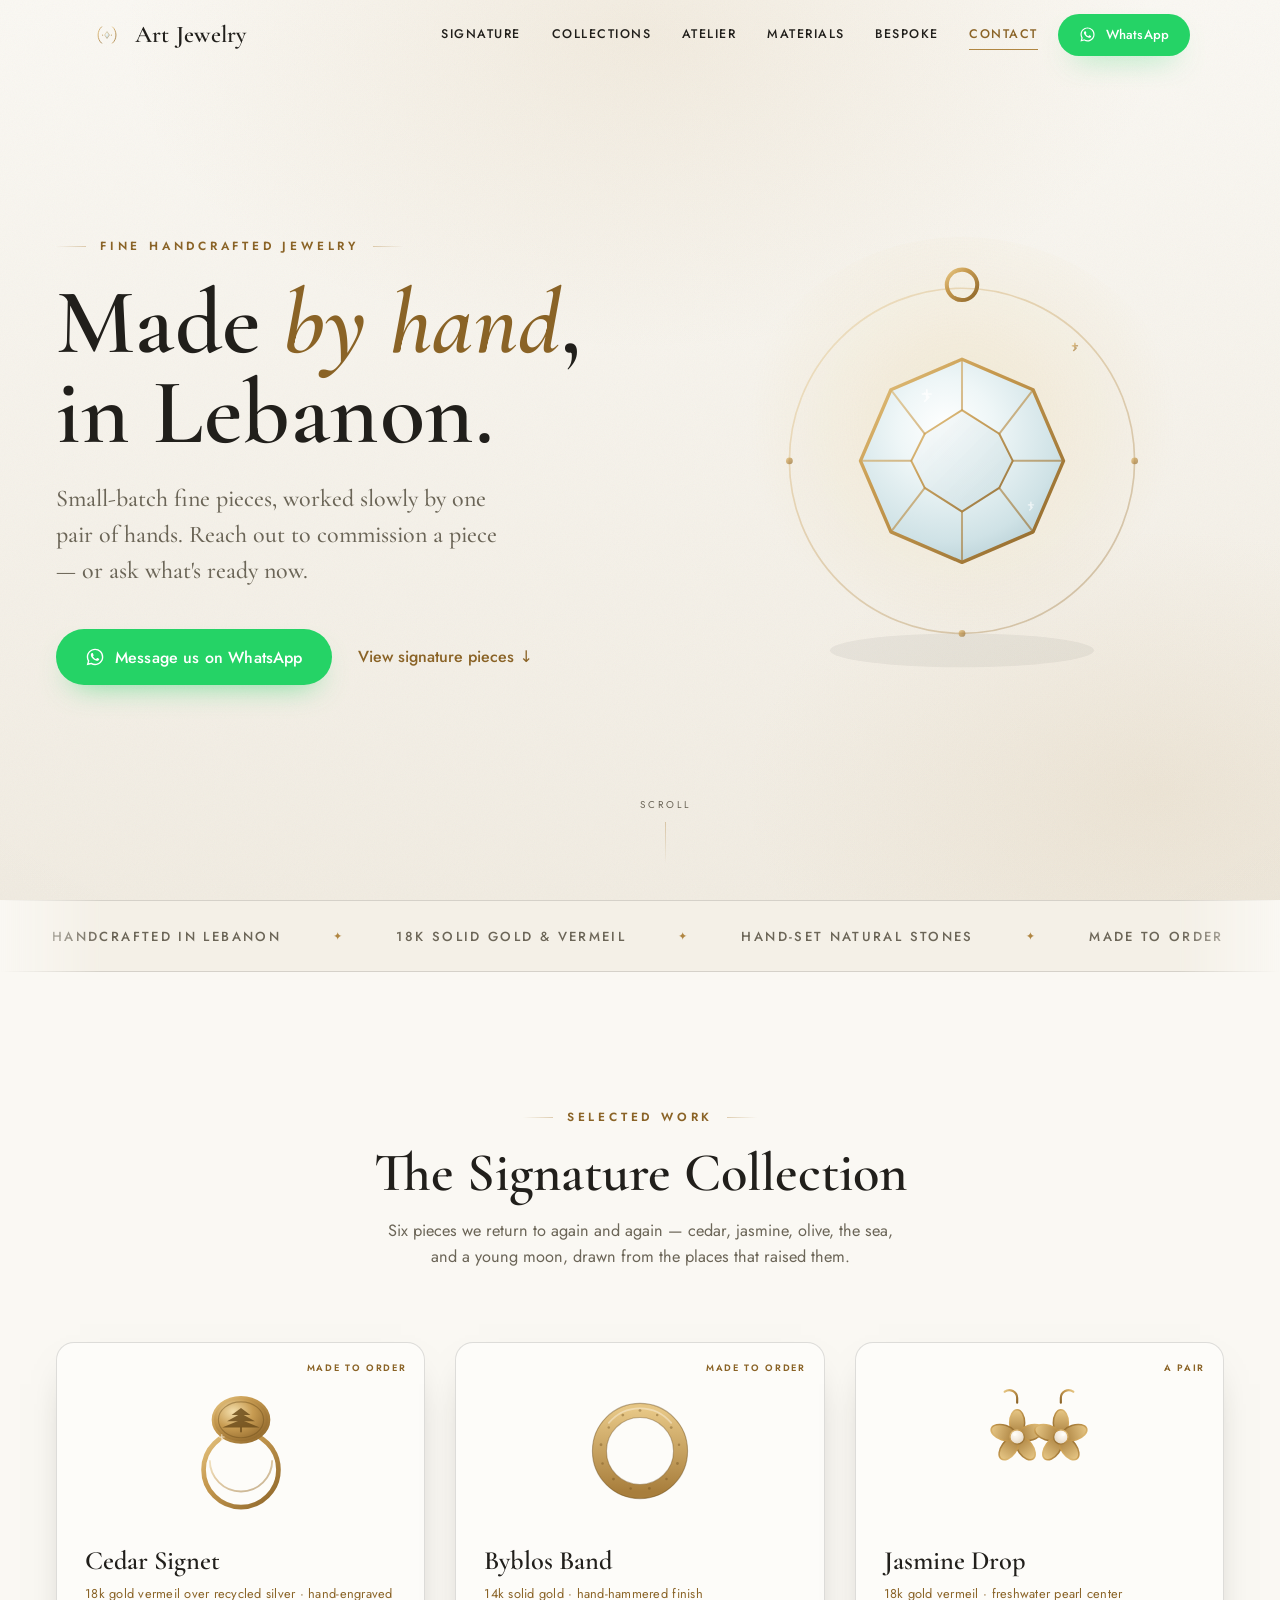
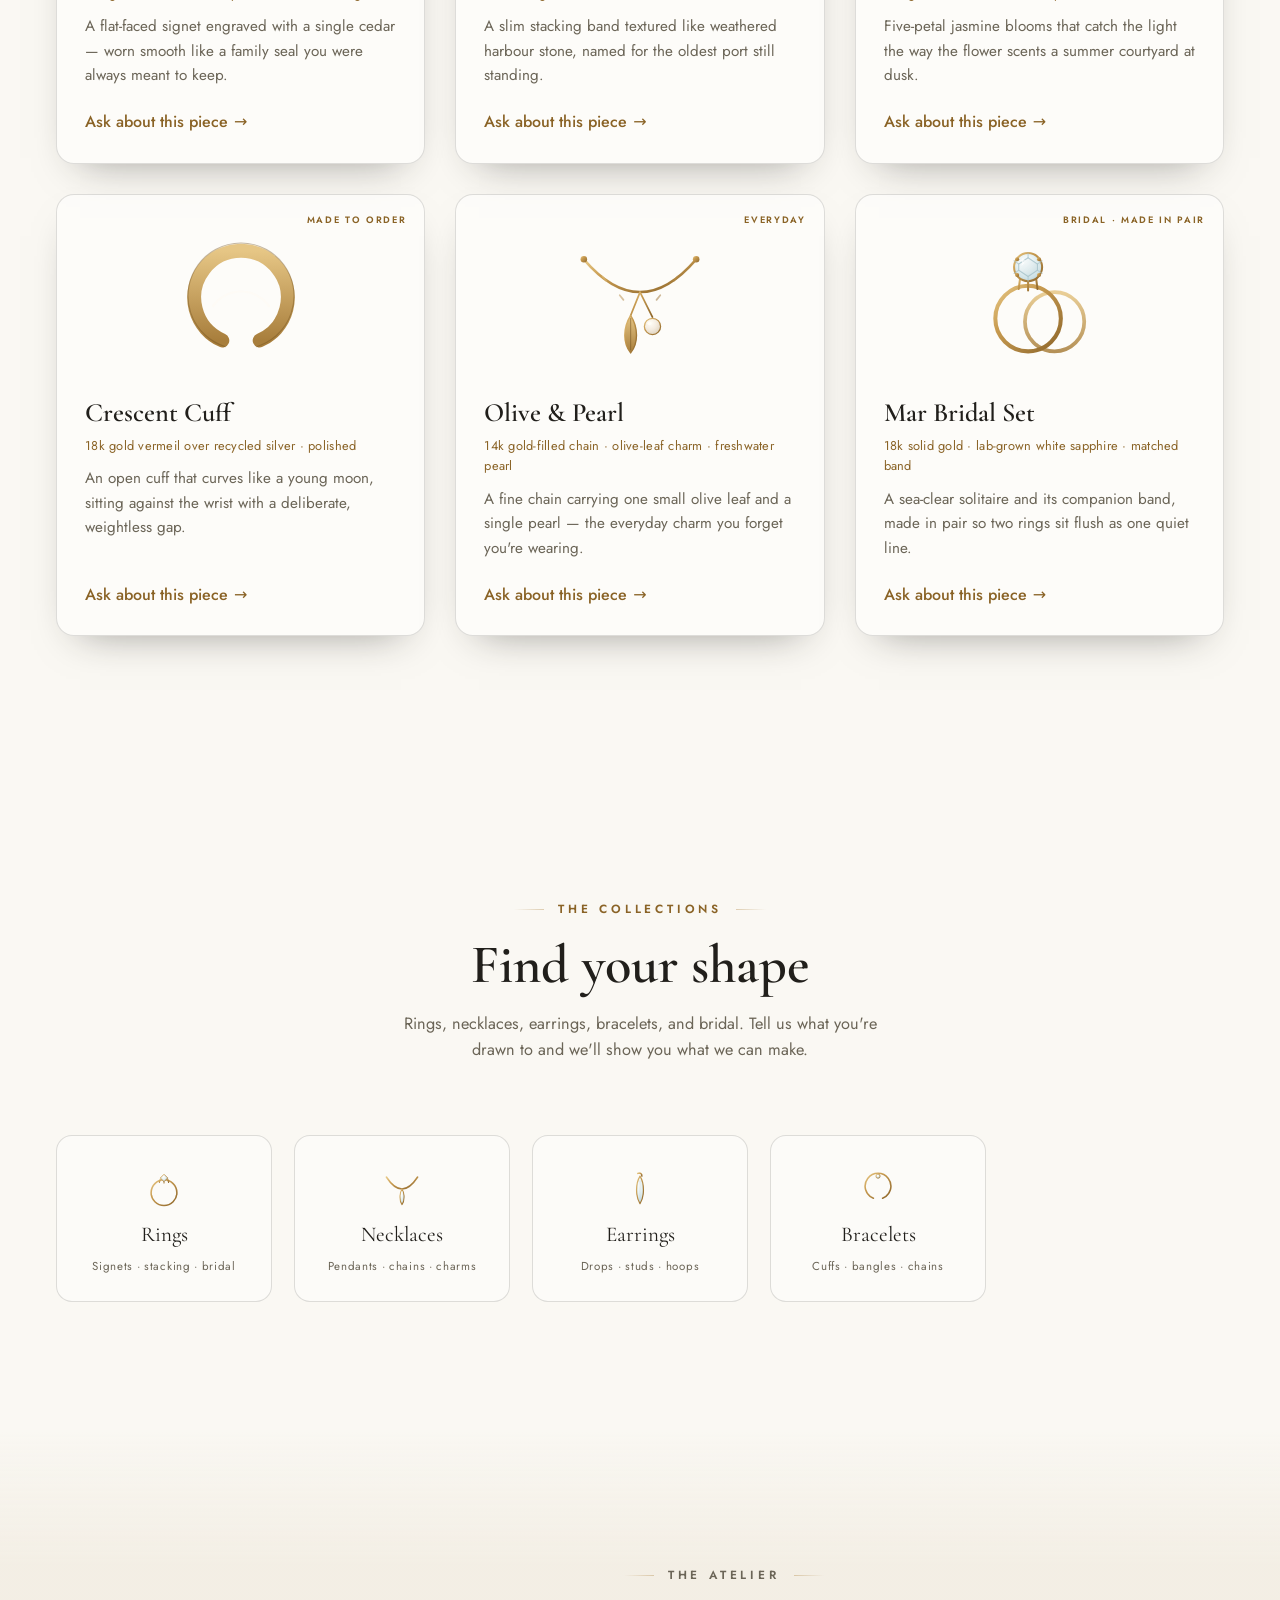
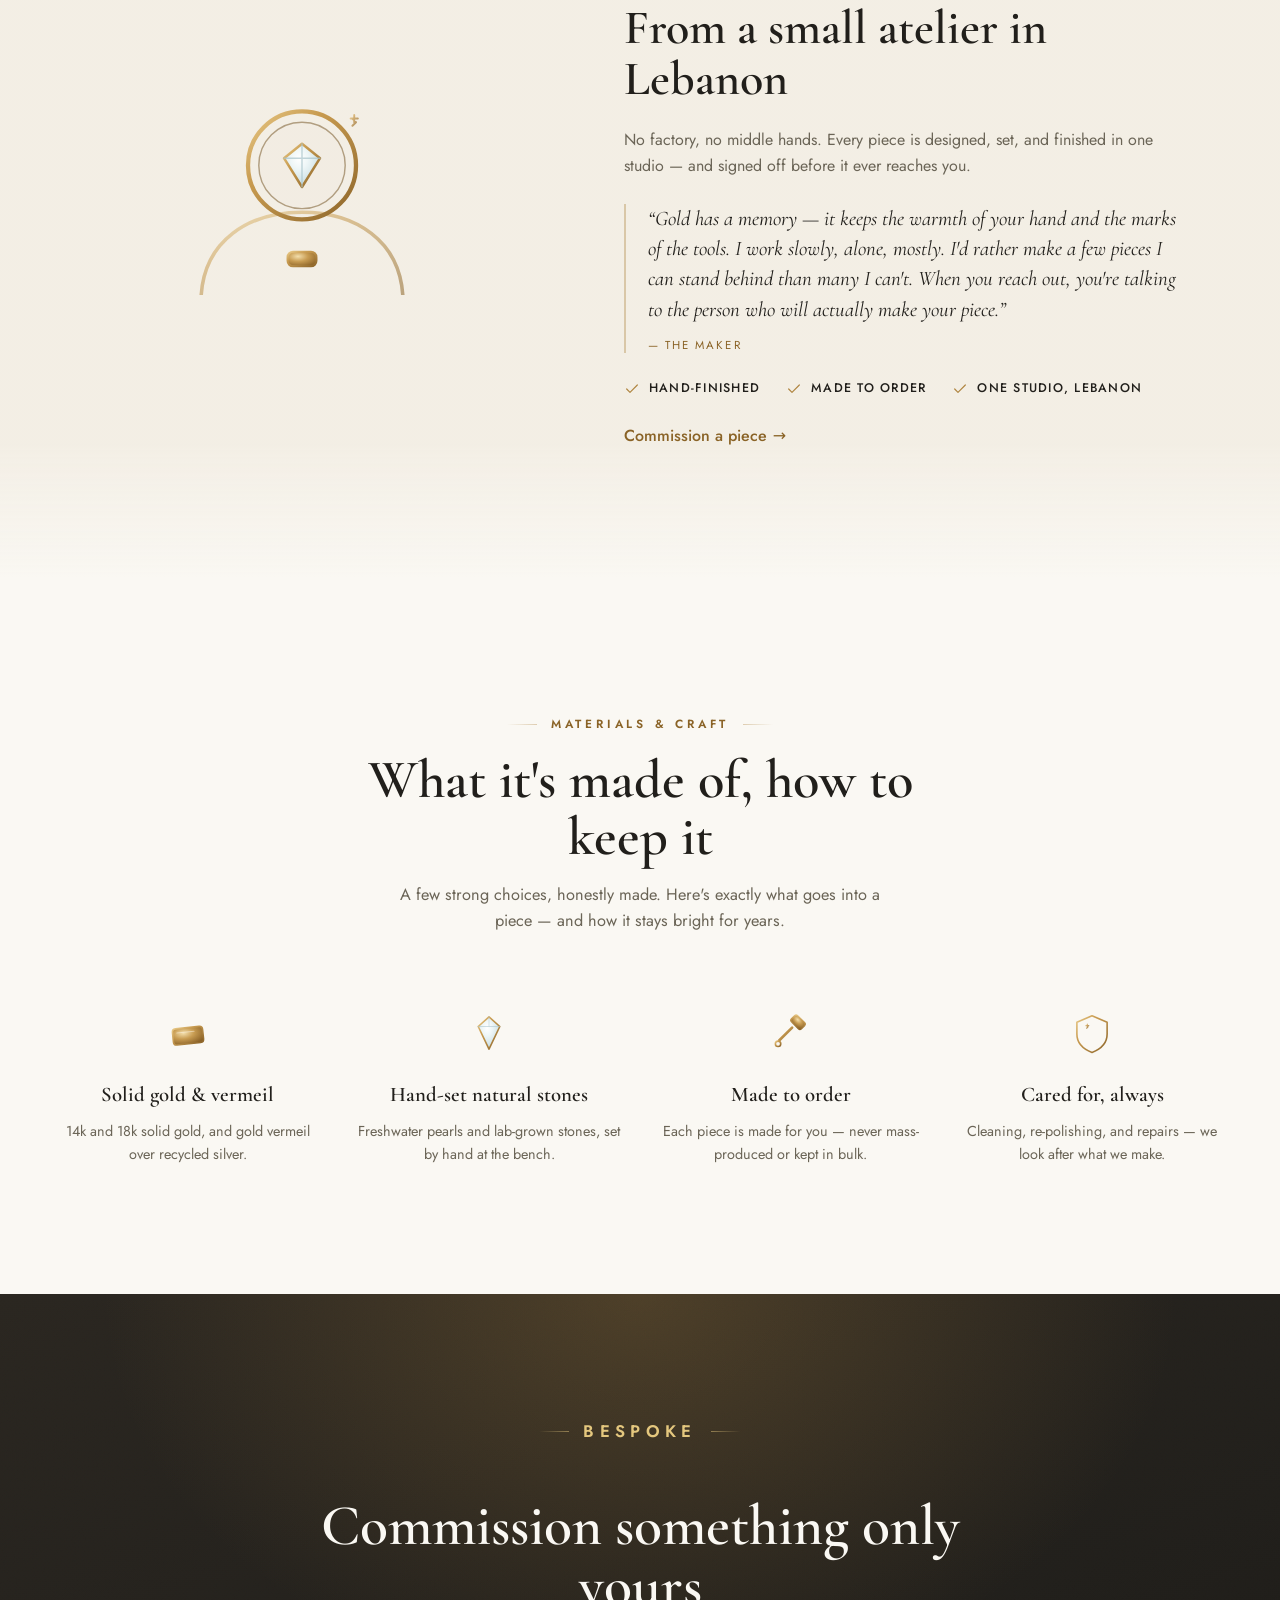
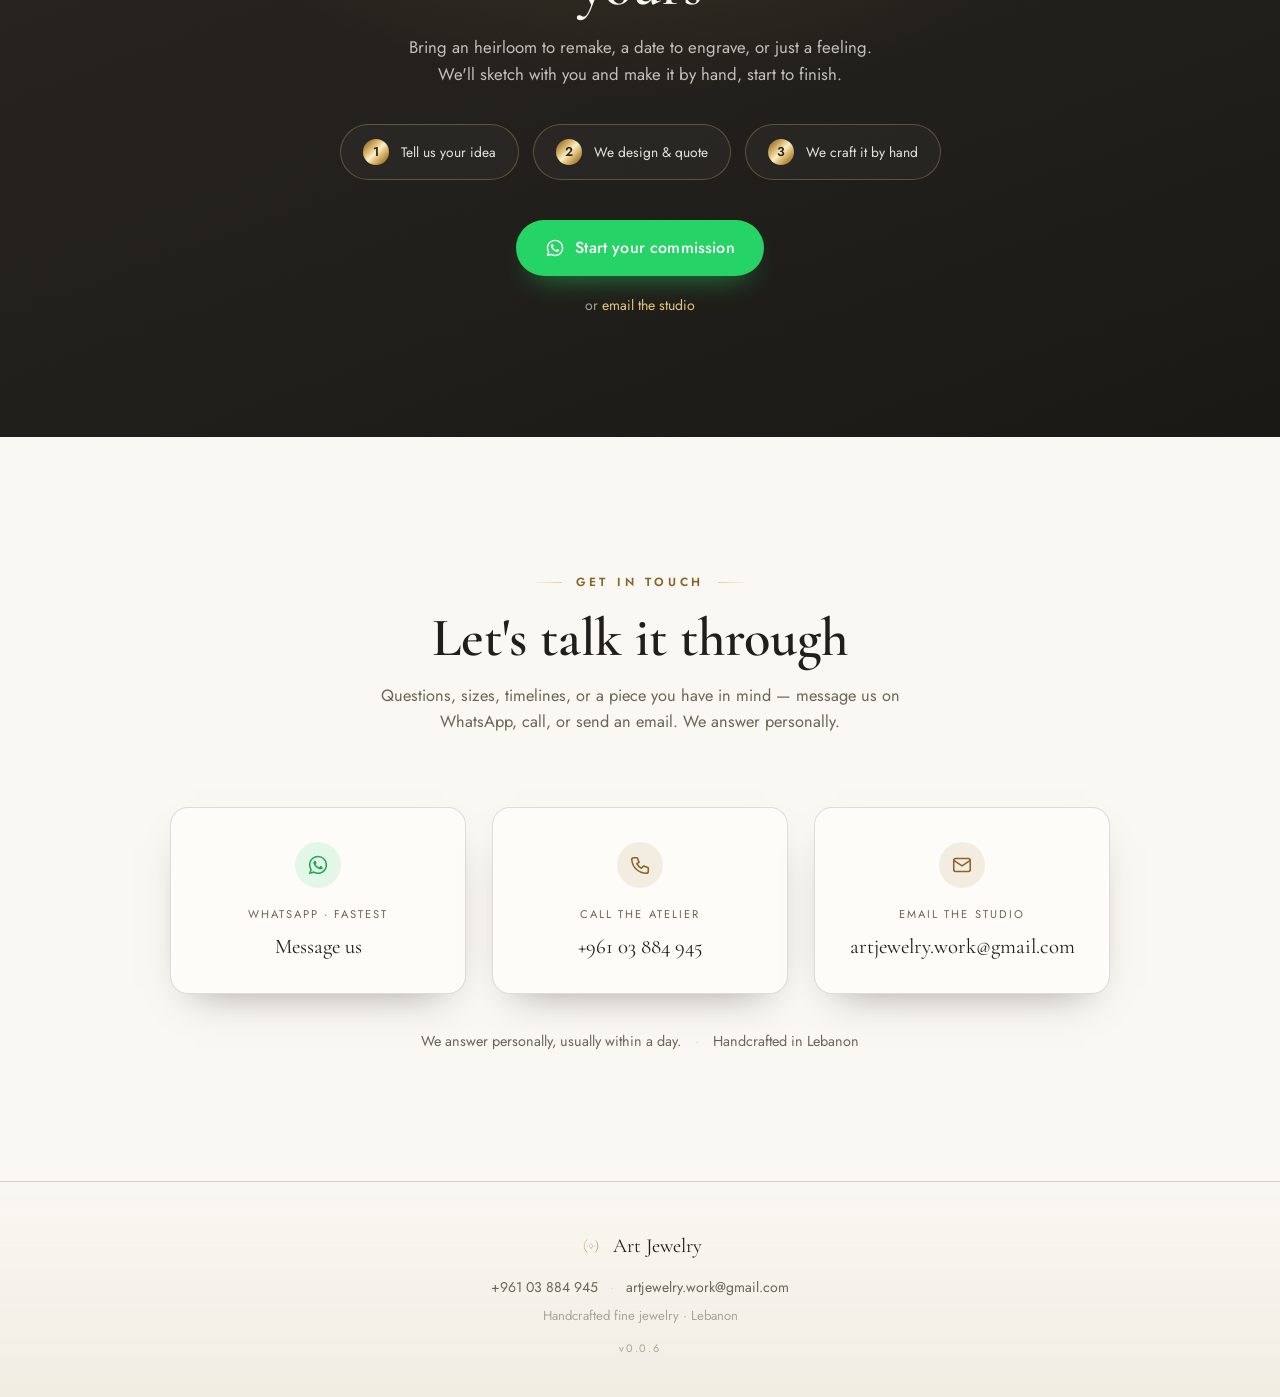
<file: index.html>
<!DOCTYPE html>
<html lang="en">
<head>
    <meta charset="UTF-8">
    <meta name="viewport" content="width=device-width, initial-scale=1.0">
    <title>Art Jewelry — Handcrafted Fine Jewelry, Made by Hand in Lebanon</title>
    <meta name="description" content="Art Jewelry is a small Lebanese atelier making fine, handcrafted pieces — rings, necklaces, earrings, bracelets, bridal and bespoke commissions. Made by hand, to order. Reach out on WhatsApp, phone, or email." />
    <meta name="theme-color" content="#faf8f3" />

    <meta property="og:type" content="website" />
    <meta property="og:title" content="Art Jewelry — Handcrafted Fine Jewelry" />
    <meta property="og:description" content="Small-batch fine jewelry, made by hand in Lebanon. Commission a piece or ask what's ready now." />
    <meta property="og:url" content="https://artjewelry.work/" />

    <link rel="icon" href="data:image/svg+xml,%3Csvg xmlns='http://www.w3.org/2000/svg' viewBox='0 0 64 64'%3E%3Crect width='64' height='64' fill='%23faf8f3'/%3E%3Cpath d='M32 12l10 12-10 28-10-28z' fill='%23b08642'/%3E%3Cpath d='M22 24h20l-10 10z' fill='%23cfa45f'/%3E%3C/svg%3E" />

    <link rel="preconnect" href="https://fonts.googleapis.com" />
    <link rel="preconnect" href="https://fonts.gstatic.com" crossorigin />
    <link href="https://fonts.googleapis.com/css2?family=Cormorant+Garamond:ital,wght@0,500;0,600;1,500;1,600&family=Jost:wght@400;500;600&display=swap" rel="stylesheet" />
    <link rel="stylesheet" href="style.css?v=4">
</head>
<body id="top">
    <div class="backdrop" aria-hidden="true"></div>
    <div class="grain" aria-hidden="true"></div>

    <!-- Shared SVG gradient definitions (referenced by every illustration) -->
    <svg class="svg-defs" aria-hidden="true" focusable="false" xmlns="http://www.w3.org/2000/svg">
        <defs>
            <linearGradient id="aj-gold" x1="0" y1="0" x2="1" y2="1">
                <stop offset="0" stop-color="#e8c987"/>
                <stop offset="0.35" stop-color="#c79a4f"/>
                <stop offset="0.62" stop-color="#b08642"/>
                <stop offset="1" stop-color="#8c6428"/>
            </linearGradient>
            <linearGradient id="aj-gold-soft" x1="0" y1="0" x2="0" y2="1">
                <stop offset="0" stop-color="#e6c685"/>
                <stop offset="1" stop-color="#a87e3c"/>
            </linearGradient>
            <radialGradient id="aj-gold-orb" cx="0.36" cy="0.32" r="0.78">
                <stop offset="0" stop-color="#f3deab"/>
                <stop offset="0.45" stop-color="#c89c52"/>
                <stop offset="1" stop-color="#8a6126"/>
            </radialGradient>
            <radialGradient id="aj-gem" cx="0.42" cy="0.34" r="0.8">
                <stop offset="0" stop-color="#ffffff"/>
                <stop offset="0.3" stop-color="#eef6f7"/>
                <stop offset="0.7" stop-color="#cfe2e6"/>
                <stop offset="1" stop-color="#a9c4cb"/>
            </radialGradient>
            <linearGradient id="aj-gem-facet" x1="0" y1="0" x2="1" y2="1">
                <stop offset="0" stop-color="#ffffff" stop-opacity="0.9"/>
                <stop offset="1" stop-color="#bcd4d9" stop-opacity="0.5"/>
            </linearGradient>
            <radialGradient id="aj-pearl" cx="0.38" cy="0.3" r="0.85">
                <stop offset="0" stop-color="#fffdf7"/>
                <stop offset="0.45" stop-color="#f4ece0"/>
                <stop offset="1" stop-color="#d9cbb4"/>
            </radialGradient>
        </defs>
    </svg>

    <!-- =================================================================
         Navigation
         ================================================================= -->
    <header class="site-nav" data-nav>
        <div class="nav-inner">
            <a class="nav-brand" href="#top" aria-label="Art Jewelry — home">
                <svg viewBox="0 0 100 100" aria-hidden="true" focusable="false">
                    <g fill="none" stroke="url(#aj-gold)" stroke-width="2.4" stroke-linecap="round">
                        <path d="M34 26 C20 38 20 62 34 74"/>
                        <path d="M66 26 C80 38 80 62 66 74"/>
                    </g>
                    <polygon points="50,40 57,50 50,60 43,50" fill="url(#aj-gem)" stroke="url(#aj-gold)" stroke-width="1.4" stroke-linejoin="round"/>
                    <path d="M50 41 V59" stroke="#a9c4cb" stroke-width="0.9" stroke-linecap="round" opacity="0.8"/>
                    <g fill="url(#aj-gold)"><circle cx="37" cy="50" r="1.7"/><circle cx="63" cy="50" r="1.7"/></g>
                </svg>
                <span class="wordmark">Art Jewelry</span>
            </a>

            <nav class="nav-links" id="nav-menu" aria-label="Primary">
                <a class="nav-link" href="#signature">Signature</a>
                <a class="nav-link" href="#collections">Collections</a>
                <a class="nav-link" href="#atelier">Atelier</a>
                <a class="nav-link" href="#materials">Materials</a>
                <a class="nav-link" href="#bespoke">Bespoke</a>
                <a class="nav-link" href="#contact">Contact</a>
            </nav>

            <a class="btn is-whatsapp nav-cta"
               href="https://wa.me/9613884945?text=Hi%20Art%20Jewelry%2C%20I%27d%20like%20to%20ask%20about%20a%20piece."
               target="_blank" rel="noopener">
                <svg viewBox="0 0 24 24" fill="currentColor" aria-hidden="true"><path d="M12.04 2c-5.46 0-9.91 4.45-9.91 9.91 0 1.75.46 3.45 1.32 4.95L2.05 22l5.25-1.38a9.9 9.9 0 0 0 4.74 1.21h.01c5.46 0 9.91-4.45 9.91-9.91 0-2.65-1.03-5.14-2.9-7.01A9.82 9.82 0 0 0 12.04 2zm0 18.13h-.01a8.2 8.2 0 0 1-4.18-1.15l-.3-.18-3.11.82.83-3.04-.2-.31a8.23 8.23 0 0 1-1.26-4.38c0-4.54 3.7-8.23 8.24-8.23 2.2 0 4.27.86 5.82 2.42a8.18 8.18 0 0 1 2.41 5.82c0 4.54-3.7 8.23-8.23 8.23zm4.52-6.16c-.25-.12-1.47-.72-1.69-.81-.23-.08-.39-.12-.56.13-.16.25-.64.81-.79.98-.14.16-.29.18-.54.06-.25-.12-1.05-.39-1.99-1.23-.74-.66-1.23-1.47-1.38-1.72-.14-.25-.02-.39.11-.51.11-.11.25-.29.37-.43.13-.15.17-.25.25-.41.08-.17.04-.31-.02-.43-.06-.12-.56-1.35-.77-1.85-.2-.48-.41-.42-.56-.42l-.48-.01c-.17 0-.43.06-.66.31-.23.25-.86.85-.86 2.07 0 1.22.89 2.4 1.01 2.56.12.17 1.75 2.67 4.23 3.74.59.26 1.05.41 1.41.52.59.19 1.13.16 1.56.1.48-.07 1.47-.6 1.68-1.18.21-.58.21-1.07.14-1.18-.06-.1-.22-.16-.47-.28z"/></svg>
                <span>WhatsApp</span>
            </a>

            <button class="nav-toggle" aria-expanded="false" aria-controls="nav-menu" aria-label="Open menu">
                <span></span><span></span>
            </button>
        </div>
    </header>

    <main>
        <!-- =============================================================
             Hero
             ============================================================= -->
        <section class="hero">
            <span class="nav-sentinel" aria-hidden="true"></span>
            <div class="hero-inner">
                <div class="hero-copy">
                    <p class="eyebrow">Fine Handcrafted Jewelry</p>
                    <h1>Made <span class="accent">by hand</span>,<br>in Lebanon.</h1>
                    <p class="lede">Small-batch fine pieces, worked slowly by one pair of hands. Reach out to commission a piece — or ask what's ready now.</p>
                    <div class="hero-cta">
                        <a class="btn is-whatsapp"
                           href="https://wa.me/9613884945?text=Hi%20Art%20Jewelry%2C%20I%27d%20like%20to%20ask%20about%20a%20piece."
                           target="_blank" rel="noopener">
                            <svg viewBox="0 0 24 24" fill="currentColor" aria-hidden="true"><path d="M12.04 2c-5.46 0-9.91 4.45-9.91 9.91 0 1.75.46 3.45 1.32 4.95L2.05 22l5.25-1.38a9.9 9.9 0 0 0 4.74 1.21h.01c5.46 0 9.91-4.45 9.91-9.91 0-2.65-1.03-5.14-2.9-7.01A9.82 9.82 0 0 0 12.04 2zm0 18.13h-.01a8.2 8.2 0 0 1-4.18-1.15l-.3-.18-3.11.82.83-3.04-.2-.31a8.23 8.23 0 0 1-1.26-4.38c0-4.54 3.7-8.23 8.24-8.23 2.2 0 4.27.86 5.82 2.42a8.18 8.18 0 0 1 2.41 5.82c0 4.54-3.7 8.23-8.23 8.23zm4.52-6.16c-.25-.12-1.47-.72-1.69-.81-.23-.08-.39-.12-.56.13-.16.25-.64.81-.79.98-.14.16-.29.18-.54.06-.25-.12-1.05-.39-1.99-1.23-.74-.66-1.23-1.47-1.38-1.72-.14-.25-.02-.39.11-.51.11-.11.25-.29.37-.43.13-.15.17-.25.25-.41.08-.17.04-.31-.02-.43-.06-.12-.56-1.35-.77-1.85-.2-.48-.41-.42-.56-.42l-.48-.01c-.17 0-.43.06-.66.31-.23.25-.86.85-.86 2.07 0 1.22.89 2.4 1.01 2.56.12.17 1.75 2.67 4.23 3.74.59.26 1.05.41 1.41.52.59.19 1.13.16 1.56.1.48-.07 1.47-.6 1.68-1.18.21-.58.21-1.07.14-1.18-.06-.1-.22-.16-.47-.28z"/></svg>
                            <span>Message us on WhatsApp</span>
                        </a>
                        <a class="text-link" href="#signature">View signature pieces <span class="arrow" aria-hidden="true">↓</span></a>
                    </div>
                </div>

                <div class="hero-art" aria-hidden="true">
                    <span class="halo"></span>
                    <svg viewBox="0 0 260 295" focusable="false">
                        <!-- soft reflection -->
                        <ellipse cx="130" cy="262" rx="78" ry="10" fill="#211f1b" opacity="0.05"/>
                        <!-- orbit ring + accents -->
                        <circle cx="130" cy="150" r="102" fill="none" stroke="url(#aj-gold)" stroke-width="1" opacity="0.34"/>
                        <g fill="url(#aj-gold)" opacity="0.7">
                            <circle cx="232" cy="150" r="2"/>
                            <circle cx="28" cy="150" r="2"/>
                            <circle cx="130" cy="252" r="2"/>
                        </g>
                        <!-- bail + connector -->
                        <circle cx="130" cy="46" r="9" fill="none" stroke="url(#aj-gold)" stroke-width="2.4"/>
                        <path d="M130 55 V90" stroke="url(#aj-gold)" stroke-width="2.4" stroke-linecap="round"/>
                        <!-- gem girdle -->
                        <polygon points="130,90 172,108 190,150 172,192 130,210 88,192 70,150 88,108"
                                 fill="url(#aj-gem)" stroke="url(#aj-gold)" stroke-width="2" stroke-linejoin="round"/>
                        <!-- table -->
                        <polygon points="130,120 152,134 160,150 152,166 130,180 108,166 100,150 108,134"
                                 fill="url(#aj-gem-facet)" stroke="url(#aj-gold)" stroke-width="1.2" stroke-linejoin="round" opacity="0.9"/>
                        <!-- crown facets -->
                        <g fill="none" stroke="url(#aj-gold)" stroke-width="1.2" stroke-linecap="round" opacity="0.65">
                            <path d="M130 120 L130 90 M152 134 L172 108 M160 150 L190 150 M152 166 L172 192 M130 180 L130 210 M108 166 L88 192 M100 150 L70 150 M108 134 L88 108"/>
                        </g>
                        <!-- sparkles -->
                        <path d="M108 110 l2.4 2.4 M110.4 112.4 l-2.4 2.4 M109.2 108 v5 M106.7 110.5 h5" stroke="#ffffff" stroke-width="1" stroke-linecap="round" opacity="0.8"/>
                        <path d="M170 176 l1.5 1.5 M171.5 177.5 l-1.5 1.5 M170.7 174.5 v3 M169.2 176 h3" stroke="#ffffff" stroke-width="0.8" stroke-linecap="round" opacity="0.65"/>
                        <path d="M196 82 l1.4 1.4 M197.4 83.4 l-1.4 1.4 M196.7 80.5 v3 M195.2 82 h3" stroke="url(#aj-gold)" stroke-width="0.9" stroke-linecap="round" opacity="0.7"/>
                    </svg>
                </div>
            </div>

            <a class="scroll-cue" href="#signature" aria-label="Scroll to explore">
                <span>Scroll</span>
                <span class="track" aria-hidden="true"></span>
            </a>
        </section>

        <!-- =============================================================
             Marquee
             ============================================================= -->
        <div class="marquee" role="img" aria-label="Handcrafted in Lebanon · 18k solid gold and vermeil · hand-set natural stones · made to order · one of a kind · cared for always">
            <div class="marquee-track">
                <span class="mq-group">
                    <span>Handcrafted in Lebanon</span><span class="sep">✦</span>
                    <span>18k Solid Gold &amp; Vermeil</span><span class="sep">✦</span>
                    <span>Hand-Set Natural Stones</span><span class="sep">✦</span>
                    <span>Made to Order</span><span class="sep">✦</span>
                    <span>One of a Kind</span><span class="sep">✦</span>
                    <span>Cared For, Always</span><span class="sep">✦</span>
                </span>
                <span class="mq-group" aria-hidden="true">
                    <span>Handcrafted in Lebanon</span><span class="sep">✦</span>
                    <span>18k Solid Gold &amp; Vermeil</span><span class="sep">✦</span>
                    <span>Hand-Set Natural Stones</span><span class="sep">✦</span>
                    <span>Made to Order</span><span class="sep">✦</span>
                    <span>One of a Kind</span><span class="sep">✦</span>
                    <span>Cared For, Always</span><span class="sep">✦</span>
                </span>
            </div>
        </div>

        <!-- =============================================================
             Signature collection
             ============================================================= -->
        <section class="section signature" id="signature">
            <div class="section-inner">
                <header class="section-head" data-reveal>
                    <p class="eyebrow">Selected Work</p>
                    <h2>The Signature Collection</h2>
                    <p class="section-sub">Six pieces we return to again and again — cedar, jasmine, olive, the sea, and a young moon, drawn from the places that raised them.</p>
                </header>

                <div class="piece-grid">
                    <!-- Cedar Signet -->
                    <article class="piece" data-reveal style="--i:0">
                        <span class="piece-tag">Made to order</span>
                        <div class="piece-art">
                            <svg viewBox="0 0 100 100" role="img" aria-label="Cedar Signet ring">
                                <circle cx="50" cy="62" r="24" fill="none" stroke="url(#aj-gold)" stroke-width="3"/>
                                <path d="M30 56 A20 20 0 0 0 70 56" fill="none" stroke="url(#aj-gold)" stroke-width="1.2" opacity="0.5"/>
                                <ellipse cx="50" cy="30" rx="18" ry="14.5" fill="url(#aj-gold-orb)" stroke="url(#aj-gold)" stroke-width="1.6"/>
                                <ellipse cx="50" cy="30" rx="14.5" ry="11.5" fill="none" stroke="#6e4e1c" stroke-width="0.7" opacity="0.45"/>
                                <g fill="#6e4e1c" opacity="0.85">
                                    <polygon points="38,35 62,35 50,30"/>
                                    <polygon points="41,31 59,31 50,26"/>
                                    <polygon points="44,27 56,27 50,22.5"/>
                                </g>
                                <path d="M50 35 V37.5" stroke="#6e4e1c" stroke-width="1.2" stroke-linecap="round" opacity="0.85"/>
                                <path d="M37 41 l1.4 1.4 M38.4 42.4 l-1.4 1.4 M37.7 39.5 v3 M36.2 41 h3" stroke="#fffaf0" stroke-width="0.7" stroke-linecap="round" opacity="0.7"/>
                            </svg>
                        </div>
                        <h3>Cedar Signet</h3>
                        <p class="piece-material">18k gold vermeil over recycled silver · hand-engraved</p>
                        <p class="piece-desc">A flat-faced signet engraved with a single cedar — worn smooth like a family seal you were always meant to keep.</p>
                        <a class="text-link piece-cta"
                           href="https://wa.me/9613884945?text=Hi%20Art%20Jewelry%2C%20I%27d%20love%20to%20know%20more%20about%20the%20Cedar%20Signet%20ring."
                           target="_blank" rel="noopener">Ask about this piece <span class="arrow" aria-hidden="true">→</span></a>
                    </article>

                    <!-- Byblos Band -->
                    <article class="piece" data-reveal style="--i:1">
                        <span class="piece-tag">Made to order</span>
                        <div class="piece-art">
                            <svg viewBox="0 0 100 100" role="img" aria-label="Byblos hammered band ring">
                                <circle cx="50" cy="50" r="26" fill="none" stroke="url(#aj-gold-soft)" stroke-width="9"/>
                                <circle cx="50" cy="50" r="30.5" fill="none" stroke="#6e4e1c" stroke-width="0.7" opacity="0.45"/>
                                <circle cx="50" cy="50" r="21.5" fill="none" stroke="#6e4e1c" stroke-width="0.7" opacity="0.4"/>
                                <g fill="#6e4e1c" opacity="0.4">
                                    <circle cx="50" cy="24" r="0.9"/><circle cx="61" cy="27" r="0.8"/><circle cx="70" cy="35" r="0.9"/>
                                    <circle cx="75" cy="46" r="0.8"/><circle cx="74" cy="58" r="0.9"/><circle cx="67" cy="68" r="0.8"/>
                                    <circle cx="56" cy="74" r="0.9"/><circle cx="44" cy="74" r="0.8"/><circle cx="33" cy="68" r="0.9"/>
                                    <circle cx="26" cy="58" r="0.8"/><circle cx="25" cy="46" r="0.9"/><circle cx="30" cy="35" r="0.8"/><circle cx="39" cy="27" r="0.9"/>
                                </g>
                                <path d="M30 32 A26 26 0 0 1 70 32" fill="none" stroke="#fffaf0" stroke-width="1.1" stroke-linecap="round" opacity="0.4"/>
                            </svg>
                        </div>
                        <h3>Byblos Band</h3>
                        <p class="piece-material">14k solid gold · hand-hammered finish</p>
                        <p class="piece-desc">A slim stacking band textured like weathered harbour stone, named for the oldest port still standing.</p>
                        <a class="text-link piece-cta"
                           href="https://wa.me/9613884945?text=Hi%20Art%20Jewelry%2C%20I%27d%20love%20to%20know%20more%20about%20the%20Byblos%20Band."
                           target="_blank" rel="noopener">Ask about this piece <span class="arrow" aria-hidden="true">→</span></a>
                    </article>

                    <!-- Jasmine Drop -->
                    <article class="piece" data-reveal style="--i:2">
                        <span class="piece-tag">A pair</span>
                        <div class="piece-art">
                            <svg viewBox="0 0 100 100" role="img" aria-label="Jasmine Drop earrings">
                                <defs>
                                    <g id="aj-jasmine">
                                        <path d="M28 12 a5 5 0 0 1 8 4 v3" fill="none" stroke="url(#aj-gold)" stroke-width="1.4" stroke-linecap="round"/>
                                        <path d="M36 19 V27" stroke="url(#aj-gold)" stroke-width="1.4" stroke-linecap="round"/>
                                        <g fill="url(#aj-gold-soft)" stroke="url(#aj-gold)" stroke-width="1">
                                            <ellipse cx="36" cy="32" rx="4.8" ry="8.4"/>
                                            <ellipse cx="36" cy="32" rx="4.8" ry="8.4" transform="rotate(72 36 41)"/>
                                            <ellipse cx="36" cy="32" rx="4.8" ry="8.4" transform="rotate(144 36 41)"/>
                                            <ellipse cx="36" cy="32" rx="4.8" ry="8.4" transform="rotate(216 36 41)"/>
                                            <ellipse cx="36" cy="32" rx="4.8" ry="8.4" transform="rotate(288 36 41)"/>
                                        </g>
                                        <circle cx="36" cy="41" r="4.6" fill="url(#aj-pearl)" stroke="url(#aj-gold)" stroke-width="0.8"/>
                                        <circle cx="34.3" cy="39.3" r="1.1" fill="#fffdf7" opacity="0.9"/>
                                    </g>
                                </defs>
                                <use href="#aj-jasmine"/>
                                <use href="#aj-jasmine" transform="translate(100,0) scale(-1,1)"/>
                            </svg>
                        </div>
                        <h3>Jasmine Drop</h3>
                        <p class="piece-material">18k gold vermeil · freshwater pearl center</p>
                        <p class="piece-desc">Five-petal jasmine blooms that catch the light the way the flower scents a summer courtyard at dusk.</p>
                        <a class="text-link piece-cta"
                           href="https://wa.me/9613884945?text=Hi%20Art%20Jewelry%2C%20I%27d%20love%20to%20know%20more%20about%20the%20Jasmine%20Drop%20earrings."
                           target="_blank" rel="noopener">Ask about this piece <span class="arrow" aria-hidden="true">→</span></a>
                    </article>

                    <!-- Crescent Cuff -->
                    <article class="piece" data-reveal style="--i:0">
                        <span class="piece-tag">Made to order</span>
                        <div class="piece-art">
                            <svg viewBox="0 0 100 100" role="img" aria-label="Crescent Cuff bracelet">
                                <path d="M38 74 A30 30 0 1 1 62 74" fill="none" stroke="url(#aj-gold-soft)" stroke-width="9" stroke-linecap="round"/>
                                <path d="M32 52 A22 22 0 0 1 68 52" fill="none" stroke="#fffaf0" stroke-width="1.4" stroke-linecap="round" opacity="0.4"/>
                                <path d="M40 78 A34 34 0 1 1 60 78" fill="none" stroke="#6e4e1c" stroke-width="0.7" stroke-linecap="round" opacity="0.4"/>
                            </svg>
                        </div>
                        <h3>Crescent Cuff</h3>
                        <p class="piece-material">18k gold vermeil over recycled silver · polished</p>
                        <p class="piece-desc">An open cuff that curves like a young moon, sitting against the wrist with a deliberate, weightless gap.</p>
                        <a class="text-link piece-cta"
                           href="https://wa.me/9613884945?text=Hi%20Art%20Jewelry%2C%20I%27d%20love%20to%20know%20more%20about%20the%20Crescent%20Cuff."
                           target="_blank" rel="noopener">Ask about this piece <span class="arrow" aria-hidden="true">→</span></a>
                    </article>

                    <!-- Olive & Pearl Necklace -->
                    <article class="piece" data-reveal style="--i:1">
                        <span class="piece-tag">Everyday</span>
                        <div class="piece-art">
                            <svg viewBox="0 0 100 100" role="img" aria-label="Olive and Pearl necklace">
                                <path d="M14 22 Q50 64 86 22" fill="none" stroke="url(#aj-gold)" stroke-width="1.6" stroke-linecap="round"/>
                                <g stroke="url(#aj-gold)" stroke-width="1.1" stroke-linecap="round" opacity="0.5">
                                    <path d="M26 33 l2.4 3 M37 45 l2.4 3 M63 45 l-2.4 3 M74 33 l-2.4 3"/>
                                </g>
                                <g fill="url(#aj-gold)"><circle cx="14" cy="22" r="2.1"/><circle cx="86" cy="22" r="2.1"/></g>
                                <!-- bails -->
                                <path d="M50 43 L44 58 M50 43 L58 59" stroke="url(#aj-gold)" stroke-width="1.1" stroke-linecap="round"/>
                                <!-- olive leaf -->
                                <path d="M44 58 C39 66 39 76 44 82 C49 76 49 66 44 58 Z" fill="url(#aj-gold-soft)" stroke="url(#aj-gold)" stroke-width="0.9" stroke-linejoin="round"/>
                                <path d="M44 60 V80" stroke="#6e4e1c" stroke-width="0.7" stroke-linecap="round" opacity="0.5"/>
                                <!-- pearl -->
                                <circle cx="58" cy="65" r="5.2" fill="url(#aj-pearl)" stroke="url(#aj-gold)" stroke-width="0.8"/>
                                <circle cx="56" cy="63" r="1.2" fill="#fffdf7" opacity="0.9"/>
                            </svg>
                        </div>
                        <h3>Olive &amp; Pearl</h3>
                        <p class="piece-material">14k gold-filled chain · olive-leaf charm · freshwater pearl</p>
                        <p class="piece-desc">A fine chain carrying one small olive leaf and a single pearl — the everyday charm you forget you're wearing.</p>
                        <a class="text-link piece-cta"
                           href="https://wa.me/9613884945?text=Hi%20Art%20Jewelry%2C%20I%27d%20love%20to%20know%20more%20about%20the%20Olive%20%26%20Pearl%20Necklace."
                           target="_blank" rel="noopener">Ask about this piece <span class="arrow" aria-hidden="true">→</span></a>
                    </article>

                    <!-- Mar Bridal Set -->
                    <article class="piece" data-reveal style="--i:2">
                        <span class="piece-tag">Bridal · made in pair</span>
                        <div class="piece-art">
                            <svg viewBox="0 0 100 100" role="img" aria-label="Mar bridal ring set">
                                <circle cx="60" cy="62" r="19" fill="none" stroke="url(#aj-gold-soft)" stroke-width="2.4" opacity="0.85"/>
                                <circle cx="43" cy="60" r="21" fill="none" stroke="url(#aj-gold)" stroke-width="2.6"/>
                                <path d="M37 41 L38 33 M49 41 L48 33 M43 42 L43 32" fill="none" stroke="url(#aj-gold)" stroke-width="1.3" stroke-linecap="round"/>
                                <circle cx="43" cy="27" r="9" fill="url(#aj-gem)" stroke="url(#aj-gold)" stroke-width="1.3"/>
                                <polygon points="43,21 49,25 49,29 43,33 37,29 37,25" fill="url(#aj-gem-facet)" stroke="#a9c4cb" stroke-width="0.7" opacity="0.85"/>
                                <g fill="none" stroke="#a9c4cb" stroke-width="0.7" stroke-linecap="round" opacity="0.7">
                                    <path d="M43 21 V18 M49 25 L52 23 M49 29 L52 31 M43 33 V36 M37 29 L34 31 M37 25 L34 23"/>
                                </g>
                                <g fill="url(#aj-gold)"><circle cx="36" cy="22" r="1.3"/><circle cx="50" cy="22" r="1.3"/><circle cx="36" cy="32" r="1.3"/><circle cx="50" cy="32" r="1.3"/></g>
                                <path d="M39 23 l1.3 1.3 M40.3 24.3 l-1.3 1.3 M39.6 21.5 v2.8 M38.2 22.9 h2.8" stroke="#ffffff" stroke-width="0.7" stroke-linecap="round" opacity="0.75"/>
                            </svg>
                        </div>
                        <h3>Mar Bridal Set</h3>
                        <p class="piece-material">18k solid gold · lab-grown white sapphire · matched band</p>
                        <p class="piece-desc">A sea-clear solitaire and its companion band, made in pair so two rings sit flush as one quiet line.</p>
                        <a class="text-link piece-cta"
                           href="https://wa.me/9613884945?text=Hi%20Art%20Jewelry%2C%20I%27d%20love%20to%20know%20more%20about%20the%20Mar%20Bridal%20Set."
                           target="_blank" rel="noopener">Ask about this piece <span class="arrow" aria-hidden="true">→</span></a>
                    </article>
                </div>
            </div>
        </section>

        <!-- =============================================================
             Browse by category
             ============================================================= -->
        <section class="section collections" id="collections">
            <div class="section-inner">
                <header class="section-head" data-reveal>
                    <p class="eyebrow">The Collections</p>
                    <h2>Find your shape</h2>
                    <p class="section-sub">Rings, necklaces, earrings, bracelets, and bridal. Tell us what you're drawn to and we'll show you what we can make.</p>
                </header>

                <div class="cat-grid">
                    <a class="cat" data-reveal style="--i:0"
                       href="https://wa.me/9613884945?text=Hi%20Art%20Jewelry%2C%20I%27m%20interested%20in%20your%20rings."
                       target="_blank" rel="noopener">
                        <svg viewBox="0 0 100 100" aria-hidden="true">
                            <circle cx="50" cy="58" r="28" fill="none" stroke="url(#aj-gold)" stroke-width="3.4"/>
                            <path d="M40 36 L42 28 M60 36 L58 28 M50 37 L50 26" stroke="url(#aj-gold)" stroke-width="2.4" stroke-linecap="round"/>
                            <polygon points="50,18 58,26 50,34 42,26" fill="url(#aj-gem)" stroke="url(#aj-gold)" stroke-width="2" stroke-linejoin="round"/>
                        </svg>
                        <span class="cat-name">Rings</span>
                        <span class="cat-desc">Signets · stacking · bridal</span>
                    </a>

                    <a class="cat" data-reveal style="--i:1"
                       href="https://wa.me/9613884945?text=Hi%20Art%20Jewelry%2C%20I%27m%20interested%20in%20your%20necklaces."
                       target="_blank" rel="noopener">
                        <svg viewBox="0 0 100 100" aria-hidden="true">
                            <path d="M16 24 Q50 76 84 24" fill="none" stroke="url(#aj-gold)" stroke-width="3.4" stroke-linecap="round"/>
                            <path d="M50 50 C44 59 44 76 50 84 C56 76 56 59 50 50 Z" fill="url(#aj-gem)" stroke="url(#aj-gold)" stroke-width="2.2" stroke-linejoin="round"/>
                        </svg>
                        <span class="cat-name">Necklaces</span>
                        <span class="cat-desc">Pendants · chains · charms</span>
                    </a>

                    <a class="cat" data-reveal style="--i:2"
                       href="https://wa.me/9613884945?text=Hi%20Art%20Jewelry%2C%20I%27m%20interested%20in%20your%20earrings."
                       target="_blank" rel="noopener">
                        <svg viewBox="0 0 100 100" aria-hidden="true">
                            <path d="M45 16 a6 6 0 0 1 9 6" fill="none" stroke="url(#aj-gold)" stroke-width="3.2" stroke-linecap="round"/>
                            <path d="M50 22 C40 38 40 66 50 82 C60 66 60 38 50 22 Z" fill="url(#aj-gem)" stroke="url(#aj-gold)" stroke-width="2.6" stroke-linejoin="round"/>
                            <path d="M50 32 V74" stroke="#a9c4cb" stroke-width="1.4" stroke-linecap="round" opacity="0.6"/>
                        </svg>
                        <span class="cat-name">Earrings</span>
                        <span class="cat-desc">Drops · studs · hoops</span>
                    </a>

                    <a class="cat" data-reveal style="--i:3"
                       href="https://wa.me/9613884945?text=Hi%20Art%20Jewelry%2C%20I%27m%20interested%20in%20your%20bracelets."
                       target="_blank" rel="noopener">
                        <svg viewBox="0 0 100 100" aria-hidden="true">
                            <path d="M40 70 A28 28 0 1 1 60 70" fill="none" stroke="url(#aj-gold)" stroke-width="3.4" stroke-linecap="round"/>
                            <circle cx="50" cy="22" r="4.5" fill="url(#aj-gem)" stroke="url(#aj-gold)" stroke-width="2"/>
                        </svg>
                        <span class="cat-name">Bracelets</span>
                        <span class="cat-desc">Cuffs · bangles · chains</span>
                    </a>

                </div>
            </div>
        </section>

        <!-- =============================================================
             Atelier / story
             ============================================================= -->
        <section class="section atelier" id="atelier">
            <div class="section-inner atelier-inner">
                <div class="atelier-art" data-reveal aria-hidden="true">
                    <svg viewBox="0 0 200 200" focusable="false">
                        <!-- bench horizon -->
                        <path d="M24 150 H176" stroke="url(#aj-gold)" stroke-width="1.4" opacity="0.45"/>
                        <!-- hand cradling a ring being set -->
                        <path d="M44 150 C46 120 70 104 100 104 C130 104 154 120 156 150"
                              fill="none" stroke="url(#aj-gold)" stroke-width="2" opacity="0.55"/>
                        <!-- jeweller's loupe -->
                        <circle cx="100" cy="78" r="30" fill="none" stroke="url(#aj-gold)" stroke-width="2.4"/>
                        <circle cx="100" cy="78" r="24" fill="rgba(235,227,212,0.35)" stroke="#6e4e1c" stroke-width="0.8" opacity="0.5"/>
                        <path d="M100 108 V128" stroke="url(#aj-gold)" stroke-width="3" stroke-linecap="round"/>
                        <rect x="92" y="126" width="16" height="8" rx="3" fill="url(#aj-gold-orb)" stroke="url(#aj-gold)" stroke-width="1.2"/>
                        <!-- a small gem under the loupe -->
                        <polygon points="100,66 110,74 100,90 90,74" fill="url(#aj-gem)" stroke="url(#aj-gold)" stroke-width="1.4" stroke-linejoin="round"/>
                        <path d="M90 74 H110 M100 66 V90" stroke="#a9c4cb" stroke-width="0.8" stroke-linecap="round" opacity="0.7"/>
                        <!-- sparkle -->
                        <path d="M128 52 l2 2 M130 54 l-2 2 M129 50 v4 M127 52 h4" stroke="url(#aj-gold)" stroke-width="1.1" stroke-linecap="round" opacity="0.75"/>
                    </svg>
                </div>

                <div class="atelier-copy">
                    <p class="eyebrow" data-reveal>The Atelier</p>
                    <h2 data-reveal>From a small atelier in Lebanon</h2>
                    <p data-reveal>No factory, no middle hands. Every piece is designed, set, and finished in one studio — and signed off before it ever reaches you.</p>
                    <blockquote class="maker-quote" data-reveal>
                        “Gold has a memory — it keeps the warmth of your hand and the marks of the tools. I work slowly, alone, mostly. I'd rather make a few pieces I can stand behind than many I can't. When you reach out, you're talking to the person who will actually make your piece.”
                        <span class="sig">— The Maker</span>
                    </blockquote>
                    <ul class="atelier-points" data-reveal>
                        <li><svg viewBox="0 0 24 24" fill="none" stroke="currentColor" stroke-width="1.8" stroke-linecap="round" stroke-linejoin="round" aria-hidden="true"><path d="M20 6 9 17l-5-5"/></svg>Hand-finished</li>
                        <li><svg viewBox="0 0 24 24" fill="none" stroke="currentColor" stroke-width="1.8" stroke-linecap="round" stroke-linejoin="round" aria-hidden="true"><path d="M20 6 9 17l-5-5"/></svg>Made to order</li>
                        <li><svg viewBox="0 0 24 24" fill="none" stroke="currentColor" stroke-width="1.8" stroke-linecap="round" stroke-linejoin="round" aria-hidden="true"><path d="M20 6 9 17l-5-5"/></svg>One studio, Lebanon</li>
                    </ul>
                    <a class="text-link" data-reveal
                       href="https://wa.me/9613884945?text=Hi%20Art%20Jewelry%2C%20I%27d%20like%20to%20commission%20a%20custom%20piece."
                       target="_blank" rel="noopener">Commission a piece <span class="arrow" aria-hidden="true">→</span></a>
                </div>
            </div>
        </section>

        <!-- =============================================================
             Materials & care
             ============================================================= -->
        <section class="section materials" id="materials">
            <div class="section-inner">
                <header class="section-head" data-reveal>
                    <p class="eyebrow">Materials &amp; Craft</p>
                    <h2>What it's made of, how to keep it</h2>
                    <p class="section-sub">A few strong choices, honestly made. Here's exactly what goes into a piece — and how it stays bright for years.</p>
                </header>

                <div class="mat-grid">
                    <div class="mat" data-reveal style="--i:0">
                        <div class="mat-icon">
                            <svg viewBox="0 0 100 100" aria-hidden="true">
                                <rect x="22" y="40" width="56" height="30" rx="6" fill="url(#aj-gold-orb)" stroke="url(#aj-gold)" stroke-width="3" transform="rotate(-6 50 55)"/>
                                <path d="M30 48 H62" stroke="#fffaf0" stroke-width="2" stroke-linecap="round" opacity="0.45" transform="rotate(-6 50 55)"/>
                            </svg>
                        </div>
                        <h3>Solid gold &amp; vermeil</h3>
                        <p>14k and 18k solid gold, and gold vermeil over recycled silver.</p>
                    </div>

                    <div class="mat" data-reveal style="--i:1">
                        <div class="mat-icon">
                            <svg viewBox="0 0 100 100" aria-hidden="true">
                                <polygon points="50,20 70,38 50,80 30,38" fill="url(#aj-gem)" stroke="url(#aj-gold)" stroke-width="3" stroke-linejoin="round"/>
                                <path d="M30 38 H70 M50 20 L50 38 M50 38 L30 38 M50 38 L70 38" stroke="#a9c4cb" stroke-width="1.4" stroke-linecap="round" opacity="0.6"/>
                            </svg>
                        </div>
                        <h3>Hand-set natural stones</h3>
                        <p>Freshwater pearls and lab-grown stones, set by hand at the bench.</p>
                    </div>

                    <div class="mat" data-reveal style="--i:2">
                        <div class="mat-icon">
                            <svg viewBox="0 0 100 100" aria-hidden="true">
                                <path d="M28 64 L52 40" stroke="url(#aj-gold)" stroke-width="5" stroke-linecap="round"/>
                                <rect x="50" y="22" width="26" height="16" rx="4" fill="url(#aj-gold-orb)" stroke="url(#aj-gold)" stroke-width="2.6" transform="rotate(45 63 30)"/>
                                <circle cx="26" cy="70" r="5" fill="none" stroke="url(#aj-gold)" stroke-width="3"/>
                            </svg>
                        </div>
                        <h3>Made to order</h3>
                        <p>Each piece is made for you — never mass-produced or kept in bulk.</p>
                    </div>

                    <div class="mat" data-reveal style="--i:3">
                        <div class="mat-icon">
                            <svg viewBox="0 0 100 100" aria-hidden="true">
                                <path d="M50 18 L78 30 V52 C78 70 66 80 50 86 C34 80 22 70 22 52 V30 Z" fill="none" stroke="url(#aj-gold)" stroke-width="3" stroke-linejoin="round"/>
                                <path d="M40 36 l2.6 2.6 M42.6 38.6 l-2.6 2.6 M41.3 33.5 v5.6 M38.5 36.3 h5.6" stroke="url(#aj-gold)" stroke-width="2" stroke-linecap="round" opacity="0.85"/>
                            </svg>
                        </div>
                        <h3>Cared for, always</h3>
                        <p>Cleaning, re-polishing, and repairs — we look after what we make.</p>
                    </div>
                </div>
            </div>
        </section>

        <!-- =============================================================
             Bespoke commission band
             ============================================================= -->
        <section class="bespoke" id="bespoke">
            <div class="bespoke-inner" data-reveal>
                <p class="eyebrow">Bespoke</p>
                <h2>Commission something only yours</h2>
                <p>Bring an heirloom to remake, a date to engrave, or just a feeling. We'll sketch with you and make it by hand, start to finish.</p>
                <ol class="steps">
                    <li><span class="num">1</span> Tell us your idea</li>
                    <li><span class="num">2</span> We design &amp; quote</li>
                    <li><span class="num">3</span> We craft it by hand</li>
                </ol>
                <a class="btn is-whatsapp"
                   href="https://wa.me/9613884945?text=Hi%20Art%20Jewelry%2C%20I%27d%20like%20to%20commission%20a%20custom%20piece."
                   target="_blank" rel="noopener">
                    <svg viewBox="0 0 24 24" fill="currentColor" aria-hidden="true"><path d="M12.04 2c-5.46 0-9.91 4.45-9.91 9.91 0 1.75.46 3.45 1.32 4.95L2.05 22l5.25-1.38a9.9 9.9 0 0 0 4.74 1.21h.01c5.46 0 9.91-4.45 9.91-9.91 0-2.65-1.03-5.14-2.9-7.01A9.82 9.82 0 0 0 12.04 2zm0 18.13h-.01a8.2 8.2 0 0 1-4.18-1.15l-.3-.18-3.11.82.83-3.04-.2-.31a8.23 8.23 0 0 1-1.26-4.38c0-4.54 3.7-8.23 8.24-8.23 2.2 0 4.27.86 5.82 2.42a8.18 8.18 0 0 1 2.41 5.82c0 4.54-3.7 8.23-8.23 8.23zm4.52-6.16c-.25-.12-1.47-.72-1.69-.81-.23-.08-.39-.12-.56.13-.16.25-.64.81-.79.98-.14.16-.29.18-.54.06-.25-.12-1.05-.39-1.99-1.23-.74-.66-1.23-1.47-1.38-1.72-.14-.25-.02-.39.11-.51.11-.11.25-.29.37-.43.13-.15.17-.25.25-.41.08-.17.04-.31-.02-.43-.06-.12-.56-1.35-.77-1.85-.2-.48-.41-.42-.56-.42l-.48-.01c-.17 0-.43.06-.66.31-.23.25-.86.85-.86 2.07 0 1.22.89 2.4 1.01 2.56.12.17 1.75 2.67 4.23 3.74.59.26 1.05.41 1.41.52.59.19 1.13.16 1.56.1.48-.07 1.47-.6 1.68-1.18.21-.58.21-1.07.14-1.18-.06-.1-.22-.16-.47-.28z"/></svg>
                    <span>Start your commission</span>
                </a>
                <span class="or-email">or <a href="mailto:artjewelry.work@gmail.com?subject=Custom%20commission">email the studio</a></span>
            </div>
        </section>

        <!-- =============================================================
             Contact
             ============================================================= -->
        <section class="section contact" id="contact">
            <div class="section-inner">
                <header class="section-head" data-reveal>
                    <p class="eyebrow">Get in touch</p>
                    <h2>Let's talk it through</h2>
                    <p class="section-sub">Questions, sizes, timelines, or a piece you have in mind — message us on WhatsApp, call, or send an email. We answer personally.</p>
                </header>

                <div class="contact-grid">
                    <a class="contact-card is-whatsapp" data-reveal style="--i:0"
                       href="https://wa.me/9613884945?text=Hi%20Art%20Jewelry%2C%20I%27d%20like%20to%20ask%20about%20a%20piece."
                       target="_blank" rel="noopener">
                        <span class="ic"><svg viewBox="0 0 24 24" fill="currentColor" aria-hidden="true"><path d="M12.04 2c-5.46 0-9.91 4.45-9.91 9.91 0 1.75.46 3.45 1.32 4.95L2.05 22l5.25-1.38a9.9 9.9 0 0 0 4.74 1.21h.01c5.46 0 9.91-4.45 9.91-9.91 0-2.65-1.03-5.14-2.9-7.01A9.82 9.82 0 0 0 12.04 2zm0 18.13h-.01a8.2 8.2 0 0 1-4.18-1.15l-.3-.18-3.11.82.83-3.04-.2-.31a8.23 8.23 0 0 1-1.26-4.38c0-4.54 3.7-8.23 8.24-8.23 2.2 0 4.27.86 5.82 2.42a8.18 8.18 0 0 1 2.41 5.82c0 4.54-3.7 8.23-8.23 8.23zm4.52-6.16c-.25-.12-1.47-.72-1.69-.81-.23-.08-.39-.12-.56.13-.16.25-.64.81-.79.98-.14.16-.29.18-.54.06-.25-.12-1.05-.39-1.99-1.23-.74-.66-1.23-1.47-1.38-1.72-.14-.25-.02-.39.11-.51.11-.11.25-.29.37-.43.13-.15.17-.25.25-.41.08-.17.04-.31-.02-.43-.06-.12-.56-1.35-.77-1.85-.2-.48-.41-.42-.56-.42l-.48-.01c-.17 0-.43.06-.66.31-.23.25-.86.85-.86 2.07 0 1.22.89 2.4 1.01 2.56.12.17 1.75 2.67 4.23 3.74.59.26 1.05.41 1.41.52.59.19 1.13.16 1.56.1.48-.07 1.47-.6 1.68-1.18.21-.58.21-1.07.14-1.18-.06-.1-.22-.16-.47-.28z"/></svg></span>
                        <span class="label">WhatsApp · fastest</span>
                        <span class="value">Message us</span>
                    </a>

                    <a class="contact-card" data-reveal style="--i:1"
                       href="tel:+9613884945">
                        <span class="ic"><svg viewBox="0 0 24 24" fill="none" stroke="currentColor" stroke-width="1.7" stroke-linecap="round" stroke-linejoin="round" aria-hidden="true"><path d="M5 4h4l2 5-2.5 1.5a11 11 0 0 0 5 5L16 13l5 2v4a2 2 0 0 1-2 2A16 16 0 0 1 3 6a2 2 0 0 1 2-2z"/></svg></span>
                        <span class="label">Call the atelier</span>
                        <span class="value">+961 03 884 945</span>
                    </a>

                    <a class="contact-card" data-reveal style="--i:2"
                       href="mailto:artjewelry.work@gmail.com">
                        <span class="ic"><svg viewBox="0 0 24 24" fill="none" stroke="currentColor" stroke-width="1.7" stroke-linecap="round" stroke-linejoin="round" aria-hidden="true"><rect x="3" y="5" width="18" height="14" rx="2"/><path d="m3 7 9 6 9-6"/></svg></span>
                        <span class="label">Email the studio</span>
                        <span class="value">artjewelry.work@gmail.com</span>
                    </a>
                </div>

                <p class="contact-note" data-reveal>We answer personally, usually within a day. <span class="dot">·</span> Handcrafted in Lebanon</p>
            </div>
        </section>
    </main>

    <footer>
        <span class="footer-brand">
            <svg viewBox="0 0 100 100" aria-hidden="true">
                <g fill="none" stroke="url(#aj-gold)" stroke-width="2.4" stroke-linecap="round">
                    <path d="M34 26 C20 38 20 62 34 74"/>
                    <path d="M66 26 C80 38 80 62 66 74"/>
                </g>
                <polygon points="50,40 57,50 50,60 43,50" fill="url(#aj-gem)" stroke="url(#aj-gold)" stroke-width="1.4" stroke-linejoin="round"/>
                <g fill="url(#aj-gold)"><circle cx="37" cy="50" r="1.7"/><circle cx="63" cy="50" r="1.7"/></g>
            </svg>
            <span>Art Jewelry</span>
        </span>
        <p class="footer-contact">
            <a href="tel:+9613884945">+961 03 884 945</a>
            <span class="dot">&middot;</span>
            <a href="mailto:artjewelry.work@gmail.com">artjewelry.work@gmail.com</a>
        </p>
        <p class="footer-tag">Handcrafted fine jewelry · Lebanon</p>
        <p class="version">v0.0.6</p> <!-- version: bump +0.0.1 each release; after x.x.9 roll to x.(x+1).0 (e.g. 0.0.9 -> 0.1.0) -->
    </footer>

    <script src="script.js?v=4"></script>
</body>
</html>
</file>
<file: style.css>
/* ===========================================================================
   Art Jewelry — premium cream-and-gold landing
   Plain CSS, no build step. Cormorant Garamond (display) + Jost (body).
   Layered back-to-front: vertical gradient → radial glows → grain → content.
   =========================================================================== */

:root {
    /* Surfaces ----------------------------------------------------------- */
    --ivory: #faf8f3;          /* page base                       */
    --ivory-2: #f1ece2;        /* gradient fall-off + footer wash  */
    --champagne: #ebe3d4;      /* raised panels / warm chapter     */

    /* Ink ---------------------------------------------------------------- */
    --ink: #211f1b;            /* headings / primary text          */
    --ink-soft: #6b6557;       /* body / supporting copy           */
    --ink-whisper: rgba(107, 101, 87, 0.55);

    /* Gold — flat tones --------------------------------------------------- */
    --gold: #b08642;           /* brand midtone / icon strokes     */
    --gold-deep: #8a6326;      /* hover gold + eyebrow             */
    --gold-bronze: #6e4e1c;    /* deepest stop                     */
    --gold-light: #e4c77e;     /* highlight band                   */
    --glint: #fbefcb;          /* specular near-white              */
    --gold-tint: rgba(176, 134, 66, 0.13);

    /* Lines -------------------------------------------------------------- */
    --line: rgba(33, 31, 27, 0.14);
    --gold-line: rgba(176, 134, 66, 0.38);

    /* Metallic gradient (raking light across curved metal) --------------- */
    --grad-gold: linear-gradient(135deg,
        #6e4e1c 0%, #b08642 18%, #e4c77e 38%, #fbefcb 50%,
        #e4c77e 62%, #b08642 82%, #8a6326 100%);

    /* WhatsApp (the one solid action colour) ----------------------------- */
    --wa: #25d366;
    --wa-deep: #1aa851;

    /* Type --------------------------------------------------------------- */
    --display: "Cormorant Garamond", Georgia, "Times New Roman", serif;
    --body: "Jost", "Segoe UI", system-ui, -apple-system, sans-serif;

    /* Motion ------------------------------------------------------------- */
    --ease: cubic-bezier(0.22, 1, 0.36, 1);
    --shadow: 0 18px 40px -24px rgba(33, 31, 27, 0.5);
    --shadow-lift: 0 30px 56px -30px rgba(33, 31, 27, 0.55);

    /* Spacing scale (8px base, generous editorial steps) ----------------- */
    --s1: 8px;  --s2: 16px; --s3: 24px; --s4: 40px;
    --s5: 64px; --s6: 96px; --s7: 128px;

    --nav-h: 70px;
}

* { box-sizing: border-box; }

html {
    -webkit-text-size-adjust: 100%;
    scroll-behavior: smooth;
    scroll-padding-top: var(--nav-h);
}

body {
    margin: 0;
    min-height: 100vh;
    min-height: 100svh;
    font-family: var(--body);
    font-size: 16px;
    line-height: 1.6;
    color: var(--ink);
    background: var(--ivory);
    -webkit-font-smoothing: antialiased;
    text-rendering: optimizeLegibility;
    overflow-x: hidden;
}

body.nav-open { overflow: hidden; }

img, svg { display: block; }

a { color: inherit; }

::selection { background: rgba(176, 134, 66, 0.22); }

:focus-visible {
    outline: 2px solid var(--gold-deep);
    outline-offset: 3px;
    border-radius: 3px;
}

/* ----- Ambient layers --------------------------------------------------- */
.backdrop {
    position: fixed;
    inset: 0;
    z-index: -2;
    background:
        radial-gradient(58% 50% at 50% 4%, rgba(176, 134, 66, 0.11), transparent 70%),
        radial-gradient(46% 42% at 90% 88%, rgba(176, 134, 66, 0.09), transparent 70%),
        radial-gradient(120% 120% at 50% 38%, transparent 60%, rgba(33, 31, 27, 0.045)),
        linear-gradient(180deg, var(--ivory) 0%, var(--ivory-2) 100%);
}

/* fine paper grain — pure SVG, no asset file */
.grain {
    position: fixed;
    inset: 0;
    z-index: -1;
    pointer-events: none;
    opacity: 0.045;
    mix-blend-mode: multiply;
    background: url("data:image/svg+xml,%3Csvg xmlns='http://www.w3.org/2000/svg' width='160' height='160'%3E%3Cfilter id='n'%3E%3CfeTurbulence type='fractalNoise' baseFrequency='0.9' numOctaves='2' stitchTiles='stitch'/%3E%3C/filter%3E%3Crect width='100%25' height='100%25' filter='url(%23n)'/%3E%3C/svg%3E");
}

.svg-defs { position: absolute; width: 0; height: 0; overflow: hidden; }

/* ----- Shared type helpers --------------------------------------------- */
.eyebrow {
    margin: 0;
    display: inline-flex;
    align-items: center;
    gap: 14px;
    color: var(--gold-deep);
    font-size: 0.74rem;
    font-weight: 600;
    letter-spacing: 0.32em;
    text-transform: uppercase;
}

.eyebrow::before,
.eyebrow::after {
    content: "";
    width: 30px;
    height: 1px;
    background: linear-gradient(90deg, transparent, var(--gold-line));
}

.eyebrow::after { transform: scaleX(-1); }

.eyebrow.is-plain { gap: 0; }
.eyebrow.is-plain::before,
.eyebrow.is-plain::after { display: none; }

h1, h2, h3 {
    font-family: var(--display);
    color: var(--ink);
    font-weight: 600;
    margin: 0;
}

.gold-rule {
    height: 1px;
    border: 0;
    background: linear-gradient(90deg, transparent, var(--gold-deep) 20%, var(--glint) 50%, var(--gold-deep) 80%, transparent);
}

/* ----- Buttons ---------------------------------------------------------- */
.btn {
    display: inline-flex;
    align-items: center;
    justify-content: center;
    gap: 10px;
    min-height: 56px;
    padding: 0 28px;
    border: 1px solid transparent;
    border-radius: 999px;
    font-family: var(--body);
    font-size: 1rem;
    font-weight: 500;
    letter-spacing: 0.01em;
    text-decoration: none;
    cursor: pointer;
    white-space: nowrap;
    transition: transform 240ms var(--ease), box-shadow 240ms var(--ease),
        background 240ms var(--ease), border-color 240ms var(--ease), color 240ms var(--ease);
    -webkit-tap-highlight-color: transparent;
}

.btn svg { width: 20px; height: 20px; flex: 0 0 auto; }
.btn:active { transform: translateY(0); }

/* Primary — WhatsApp (the single loud action colour) */
.btn.is-whatsapp {
    background: var(--wa);
    color: #fff;
    box-shadow: 0 14px 30px -16px rgba(37, 211, 102, 0.7);
}
.btn.is-whatsapp:hover,
.btn.is-whatsapp:focus-visible {
    background: var(--wa-deep);
    transform: translateY(-2px);
    box-shadow: 0 20px 40px -16px rgba(37, 211, 102, 0.8);
}

/* Ghost — gilded edge on cream */
.btn.is-ghost {
    background:
        linear-gradient(var(--ivory), var(--ivory)) padding-box,
        var(--grad-gold) border-box;
    border: 1.5px solid transparent;
    color: var(--ink);
    box-shadow: var(--shadow);
}
.btn.is-ghost:hover,
.btn.is-ghost:focus-visible {
    transform: translateY(-2px);
    color: var(--gold-deep);
    box-shadow: var(--shadow-lift);
}

/* Glass — quiet secondary (call / email) */
.btn.is-glass {
    background: rgba(255, 255, 255, 0.6);
    border-color: var(--line);
    color: var(--ink);
    box-shadow: var(--shadow);
    backdrop-filter: blur(4px);
}
.btn.is-glass:hover,
.btn.is-glass:focus-visible {
    transform: translateY(-2px);
    border-color: var(--gold);
    color: var(--gold-deep);
    background: var(--gold-tint);
}

/* quiet inline text link with a sweeping gold underline */
.text-link {
    position: relative;
    display: inline-flex;
    align-items: center;
    gap: 6px;
    font-weight: 500;
    color: var(--gold-deep);
    text-decoration: none;
    padding-bottom: 2px;
}
.text-link::after {
    content: "";
    position: absolute;
    left: 0; bottom: 0;
    width: 100%;
    height: 1px;
    background: var(--gold);
    transform: scaleX(0);
    transform-origin: left;
    transition: transform 0.35s var(--ease);
}
.text-link:hover::after,
.text-link:focus-visible::after { transform: scaleX(1); }
.text-link .arrow { transition: transform 0.3s var(--ease); }
.text-link:hover .arrow { transform: translateX(4px); }

/* ===========================================================================
   Navigation
   =========================================================================== */
.site-nav {
    position: fixed;
    top: 0; left: 0;
    width: 100%;
    height: var(--nav-h);
    z-index: 50;
    background: transparent;
    border-bottom: 1px solid transparent;
    transition: background 0.4s var(--ease), box-shadow 0.4s var(--ease), border-color 0.4s var(--ease);
}
.site-nav.is-scrolled {
    background: rgba(250, 248, 243, 0.8);
    -webkit-backdrop-filter: blur(12px) saturate(120%);
    backdrop-filter: blur(12px) saturate(120%);
    border-bottom-color: var(--gold-line);
    box-shadow: 0 8px 30px -22px rgba(33, 31, 27, 0.5);
}

.nav-inner {
    height: 100%;
    max-width: 1180px;
    margin: 0 auto;
    padding: 0 clamp(20px, 4vw, 40px);
    display: flex;
    align-items: center;
    justify-content: space-between;
    gap: 20px;
}

.nav-brand {
    display: inline-flex;
    align-items: center;
    gap: 11px;
    text-decoration: none;
    color: var(--ink);
}
.nav-brand svg { width: 34px; height: 34px; }
.nav-brand .wordmark {
    font-family: var(--display);
    font-weight: 600;
    font-size: 1.5rem;
    line-height: 1;
    letter-spacing: 0.01em;
}

.nav-links {
    display: flex;
    align-items: center;
    gap: clamp(18px, 2.4vw, 34px);
    margin-left: auto;
}
.nav-link {
    position: relative;
    font-size: 0.78rem;
    font-weight: 500;
    letter-spacing: 0.12em;
    text-transform: uppercase;
    color: var(--ink);
    text-decoration: none;
    padding: 6px 0;
}
.nav-link::after {
    content: "";
    position: absolute;
    left: 0; bottom: 0;
    width: 100%;
    height: 1px;
    background: var(--gold);
    transform: scaleX(0);
    transform-origin: left;
    transition: transform 0.35s var(--ease);
}
.nav-link:hover::after,
.nav-link:focus-visible::after,
.nav-link.is-active::after { transform: scaleX(1); }
.nav-link.is-active { color: var(--gold-deep); }

.nav-cta {
    min-height: 42px;
    padding: 0 20px;
    font-size: 0.82rem;
    border-radius: 999px;
}
.nav-cta svg { width: 17px; height: 17px; }

.nav-toggle {
    display: none;
    width: 44px; height: 44px;
    padding: 0;
    border: 0;
    background: transparent;
    cursor: pointer;
    position: relative;
}
.nav-toggle span {
    position: absolute;
    left: 11px;
    width: 22px; height: 1.6px;
    background: var(--ink);
    border-radius: 2px;
    transition: transform 0.35s var(--ease), opacity 0.35s var(--ease);
}
.nav-toggle span:nth-child(1) { top: 18px; }
.nav-toggle span:nth-child(2) { top: 25px; }
body.nav-open .nav-toggle span:nth-child(1) { transform: translateY(3.5px) rotate(45deg); }
body.nav-open .nav-toggle span:nth-child(2) { transform: translateY(-3.5px) rotate(-45deg); }

/* ===========================================================================
   Hero
   =========================================================================== */
.hero {
    position: relative;
    min-height: 100svh;
    display: flex;
    align-items: center;
    padding: calc(var(--nav-h) + var(--s4)) clamp(20px, 5vw, 56px) var(--s6);
}
.nav-sentinel {
    position: absolute;
    top: 0; left: 0;
    width: 1px; height: 60px;
    pointer-events: none;
}

.hero-inner {
    width: 100%;
    max-width: 1180px;
    margin: 0 auto;
    display: grid;
    grid-template-columns: 1.05fr 0.95fr;
    align-items: center;
    gap: clamp(28px, 5vw, 72px);
}

.hero-copy { max-width: 560px; }
.hero-copy .eyebrow { margin-bottom: 22px; }

.hero h1 {
    font-size: clamp(3.1rem, 8.4vw, 5.8rem);
    line-height: 0.98;
    letter-spacing: 0.005em;
    margin-bottom: 22px;
}
.hero h1 .accent { font-style: italic; color: var(--gold-deep); }

.lede {
    max-width: 42ch;
    font-family: var(--display);
    font-size: clamp(1.18rem, 2.4vw, 1.5rem);
    font-weight: 500;
    line-height: 1.5;
    color: var(--ink-soft);
    margin: 0 0 var(--s4);
}

.hero-cta {
    display: flex;
    align-items: center;
    flex-wrap: wrap;
    gap: 18px 26px;
}

/* hero illustration */
.hero-art {
    position: relative;
    display: flex;
    justify-content: center;
    align-items: center;
    will-change: transform;
}
.hero-art svg {
    width: min(100%, 440px);
    height: auto;
    overflow: visible;
}
.hero-art .halo {
    position: absolute;
    inset: 6%;
    border-radius: 50%;
    background: radial-gradient(circle at 50% 42%, rgba(228, 199, 126, 0.22), transparent 62%);
    z-index: -1;
}

/* scroll cue */
.scroll-cue {
    position: absolute;
    left: 50%;
    bottom: clamp(18px, 4vh, 36px);
    transform: translateX(-50%);
    display: inline-flex;
    flex-direction: column;
    align-items: center;
    gap: 9px;
    text-decoration: none;
    color: var(--ink-soft);
    font-size: 0.62rem;
    letter-spacing: 0.28em;
    text-transform: uppercase;
    transition: opacity 0.5s var(--ease);
}
.scroll-cue .track {
    width: 1px; height: 42px;
    background: linear-gradient(180deg, var(--gold-line), transparent);
    position: relative;
    overflow: hidden;
}
.scroll-cue .track::after {
    content: "";
    position: absolute;
    left: -1.5px; top: -8px;
    width: 4px; height: 8px;
    border-radius: 2px;
    background: var(--gold);
    animation: cueDrop 2.4s var(--ease) infinite;
}
@keyframes cueDrop {
    0%   { transform: translateY(0); opacity: 0; }
    30%  { opacity: 1; }
    100% { transform: translateY(48px); opacity: 0; }
}
body.is-scrolled-past-hero .scroll-cue { opacity: 0; pointer-events: none; }

/* ===========================================================================
   Marquee
   =========================================================================== */
.marquee {
    overflow: hidden;
    white-space: nowrap;
    padding: 22px 0;
    border-top: 1px solid var(--line);
    border-bottom: 1px solid var(--line);
    background: rgba(235, 227, 212, 0.4);
    -webkit-mask-image: linear-gradient(90deg, transparent, #000 8%, #000 92%, transparent);
    mask-image: linear-gradient(90deg, transparent, #000 8%, #000 92%, transparent);
}
.marquee-track {
    display: inline-flex;
    align-items: center;
    animation: marquee 40s linear infinite;
}
.mq-group { display: inline-flex; align-items: center; }
.marquee:hover .marquee-track { animation-play-state: paused; }
.marquee-track span {
    display: inline-flex;
    align-items: center;
    font-size: 0.82rem;
    font-weight: 500;
    letter-spacing: 0.18em;
    text-transform: uppercase;
    color: var(--ink-soft);
    padding: 0 26px;
}
.marquee-track .sep { color: var(--gold); font-size: 0.7rem; }
@keyframes marquee { to { transform: translateX(-50%); } }

/* ===========================================================================
   Sections (shared)
   =========================================================================== */
.section {
    padding: clamp(64px, 11vw, 128px) clamp(20px, 5vw, 56px);
    scroll-margin-top: calc(var(--nav-h) + 16px);
}
.section-inner { max-width: 1180px; margin: 0 auto; }

.section-head {
    max-width: 640px;
    margin: 0 auto clamp(40px, 6vw, 72px);
    text-align: center;
}
.section-head .eyebrow { margin-bottom: 18px; }
.section-head h2 {
    font-size: clamp(2.2rem, 5vw, 3.4rem);
    line-height: 1.05;
    margin-bottom: 16px;
}
.section-sub {
    margin: 0 auto;
    max-width: 52ch;
    color: var(--ink-soft);
    font-size: 1.02rem;
}

/* ===========================================================================
   Signature pieces
   =========================================================================== */
.piece-grid {
    display: grid;
    grid-template-columns: repeat(3, 1fr);
    gap: clamp(18px, 2.4vw, 30px);
}
.piece {
    position: relative;
    display: flex;
    flex-direction: column;
    padding: 30px 28px 26px;
    border: 1px solid var(--line);
    border-radius: 18px;
    background: rgba(255, 255, 255, 0.5);
    box-shadow: var(--shadow);
    transition: transform 0.4s var(--ease), box-shadow 0.4s var(--ease), border-color 0.4s var(--ease);
}
.piece:hover,
.piece:focus-within {
    transform: translateY(-6px);
    box-shadow: var(--shadow-lift);
    border-color: var(--gold-line);
}
.piece-tag {
    position: absolute;
    top: 18px; right: 18px;
    font-size: 0.58rem;
    font-weight: 600;
    letter-spacing: 0.18em;
    text-transform: uppercase;
    color: var(--gold-deep);
}
.piece-art {
    align-self: center;
    width: clamp(120px, 16vw, 156px);
    height: clamp(120px, 16vw, 156px);
    margin-bottom: 18px;
    transition: transform 0.5s var(--ease);
}
.piece:hover .piece-art { transform: scale(1.04); }
.piece-art svg { width: 100%; height: 100%; overflow: visible; }
.piece h3 {
    font-size: 1.65rem;
    line-height: 1.1;
    margin-bottom: 8px;
}
.piece-material {
    font-size: 0.8rem;
    color: var(--gold-deep);
    letter-spacing: 0.02em;
    margin: 0 0 10px;
}
.piece-desc {
    font-size: 0.95rem;
    color: var(--ink-soft);
    margin: 0 0 22px;
    flex: 1;
}
.piece-cta { margin-top: auto; }

/* ===========================================================================
   Browse by category
   =========================================================================== */
.cat-grid {
    display: grid;
    grid-template-columns: repeat(5, 1fr);
    gap: clamp(14px, 1.8vw, 22px);
}
.cat {
    display: flex;
    flex-direction: column;
    align-items: center;
    text-align: center;
    gap: 12px;
    padding: 30px 16px 26px;
    border: 1px solid var(--line);
    border-radius: 16px;
    background: rgba(255, 255, 255, 0.42);
    text-decoration: none;
    color: var(--ink);
    transition: transform 0.4s var(--ease), border-color 0.4s var(--ease), background 0.4s var(--ease);
}
.cat:hover,
.cat:focus-visible {
    transform: translateY(-5px);
    border-color: var(--gold-line);
    background: rgba(255, 255, 255, 0.7);
}
.cat svg { width: 46px; height: 46px; overflow: visible; }
.cat .cat-name {
    font-family: var(--display);
    font-size: 1.32rem;
    line-height: 1;
}
.cat .cat-desc {
    font-size: 0.72rem;
    letter-spacing: 0.06em;
    color: var(--ink-soft);
}

/* ===========================================================================
   Atelier / story
   =========================================================================== */
.atelier {
    background:
        linear-gradient(180deg, transparent, rgba(235, 227, 212, 0.45) 18%, rgba(235, 227, 212, 0.45) 82%, transparent);
}
.atelier-inner {
    display: grid;
    grid-template-columns: 0.9fr 1.1fr;
    align-items: center;
    gap: clamp(36px, 6vw, 84px);
}
.atelier-art {
    display: flex;
    justify-content: center;
}
.atelier-art svg { width: min(100%, 360px); height: auto; overflow: visible; }
.atelier-copy { max-width: 560px; }
.atelier-copy .eyebrow { margin-bottom: 18px; }
.atelier-copy h2 {
    font-size: clamp(2rem, 4.4vw, 3rem);
    line-height: 1.06;
    margin-bottom: 22px;
}
.atelier-copy p {
    color: var(--ink-soft);
    margin: 0 0 18px;
    max-width: 60ch;
}
.maker-quote {
    font-family: var(--display);
    font-style: italic;
    font-size: 1.3rem;
    line-height: 1.45;
    color: var(--ink);
    border-left: 2px solid var(--gold-line);
    padding-left: 22px;
    margin: 26px 0;
}
.maker-quote .sig {
    display: block;
    margin-top: 12px;
    font-family: var(--body);
    font-style: normal;
    font-size: 0.72rem;
    letter-spacing: 0.18em;
    text-transform: uppercase;
    color: var(--gold-deep);
}
.atelier-points {
    display: flex;
    flex-wrap: wrap;
    gap: 10px 26px;
    margin: 24px 0;
    padding: 0;
    list-style: none;
}
.atelier-points li {
    display: inline-flex;
    align-items: center;
    gap: 9px;
    font-size: 0.78rem;
    font-weight: 500;
    letter-spacing: 0.1em;
    text-transform: uppercase;
    color: var(--ink);
}
.atelier-points svg { width: 16px; height: 16px; color: var(--gold); }

/* ===========================================================================
   Materials & care
   =========================================================================== */
.mat-grid {
    display: grid;
    grid-template-columns: repeat(4, 1fr);
    gap: clamp(22px, 3vw, 44px);
}
.mat {
    text-align: center;
    display: flex;
    flex-direction: column;
    align-items: center;
}
.mat-icon {
    width: 54px; height: 54px;
    display: grid;
    place-items: center;
    margin-bottom: 18px;
}
.mat-icon svg { width: 100%; height: 100%; overflow: visible; }
.mat h3 {
    font-size: 1.3rem;
    margin-bottom: 8px;
}
.mat p {
    font-size: 0.9rem;
    color: var(--ink-soft);
    margin: 0;
    max-width: 30ch;
}

/* ===========================================================================
   Bespoke commission band (inverted crescendo)
   =========================================================================== */
.bespoke {
    position: relative;
    padding: clamp(64px, 10vw, 120px) clamp(20px, 5vw, 56px);
    background:
        radial-gradient(70% 90% at 50% 0%, rgba(176, 134, 66, 0.28), transparent 60%),
        linear-gradient(160deg, #2a2620 0%, #211f1b 55%, #1a1814 100%);
    color: var(--ivory);
    overflow: hidden;
    scroll-margin-top: calc(var(--nav-h) + 16px);
}
.bespoke::before {
    content: "";
    position: absolute;
    inset: 0;
    background: url("data:image/svg+xml,%3Csvg xmlns='http://www.w3.org/2000/svg' width='160' height='160'%3E%3Cfilter id='n'%3E%3CfeTurbulence type='fractalNoise' baseFrequency='0.9' numOctaves='2' stitchTiles='stitch'/%3E%3C/filter%3E%3Crect width='100%25' height='100%25' filter='url(%23n)'/%3E%3C/svg%3E");
    opacity: 0.05;
    mix-blend-mode: overlay;
    pointer-events: none;
}
.bespoke-inner {
    position: relative;
    max-width: 760px;
    margin: 0 auto;
    text-align: center;
}
.bespoke .eyebrow { color: var(--gold-light); justify-content: center; }
.bespoke .eyebrow::before,
.bespoke .eyebrow::after { background: linear-gradient(90deg, transparent, rgba(228, 199, 126, 0.5)); }
.bespoke h2 {
    color: var(--ivory);
    font-size: clamp(2.3rem, 5.4vw, 3.6rem);
    line-height: 1.04;
    margin: 16px 0 18px;
}
.bespoke p {
    color: rgba(250, 248, 243, 0.74);
    max-width: 48ch;
    margin: 0 auto 36px;
    font-size: 1.05rem;
}
.steps {
    display: flex;
    justify-content: center;
    flex-wrap: wrap;
    gap: 14px;
    margin: 0 auto 40px;
    padding: 0;
    list-style: none;
    counter-reset: step;
}
.steps li {
    display: inline-flex;
    align-items: center;
    gap: 12px;
    padding: 14px 22px;
    border: 1px solid rgba(228, 199, 126, 0.28);
    border-radius: 999px;
    background: rgba(255, 255, 255, 0.03);
    font-size: 0.86rem;
    color: rgba(250, 248, 243, 0.9);
}
.steps li .num {
    display: grid;
    place-items: center;
    width: 26px; height: 26px;
    border-radius: 50%;
    background: var(--grad-gold);
    color: #2a2620;
    font-weight: 600;
    font-size: 0.8rem;
}
.bespoke .btn.is-whatsapp { min-width: 230px; }
.bespoke .or-email {
    display: block;
    margin-top: 18px;
    font-size: 0.88rem;
    color: rgba(250, 248, 243, 0.6);
}
.bespoke .or-email a { color: var(--gold-light); text-decoration: none; }
.bespoke .or-email a:hover { text-decoration: underline; }

/* ===========================================================================
   Contact
   =========================================================================== */
.contact-grid {
    display: grid;
    grid-template-columns: repeat(3, 1fr);
    gap: clamp(16px, 2.2vw, 26px);
    max-width: 940px;
    margin: 0 auto;
}
.contact-card {
    display: flex;
    flex-direction: column;
    align-items: center;
    text-align: center;
    gap: 6px;
    padding: 34px 24px 30px;
    border: 1px solid var(--line);
    border-radius: 18px;
    background: rgba(255, 255, 255, 0.5);
    text-decoration: none;
    color: var(--ink);
    box-shadow: var(--shadow);
    transition: transform 0.4s var(--ease), border-color 0.4s var(--ease), box-shadow 0.4s var(--ease);
}
.contact-card:hover,
.contact-card:focus-visible {
    transform: translateY(-5px);
    border-color: var(--gold-line);
    box-shadow: var(--shadow-lift);
}
.contact-card .ic {
    width: 46px; height: 46px;
    display: grid;
    place-items: center;
    border-radius: 50%;
    margin-bottom: 12px;
    color: var(--gold-deep);
    background: var(--gold-tint);
}
.contact-card.is-whatsapp .ic { color: var(--wa-deep); background: rgba(37, 211, 102, 0.12); }
.contact-card .ic svg { width: 22px; height: 22px; }
.contact-card .label {
    font-size: 0.7rem;
    letter-spacing: 0.18em;
    text-transform: uppercase;
    color: var(--ink-soft);
}
.contact-card .value {
    font-family: var(--display);
    font-size: 1.3rem;
    color: var(--ink);
}
.contact-note {
    text-align: center;
    margin: 36px auto 0;
    font-size: 0.9rem;
    color: var(--ink-soft);
}
.contact-note .dot { margin: 0 10px; color: var(--gold-line); }

/* ===========================================================================
   Footer
   =========================================================================== */
footer {
    text-align: center;
    padding: 48px 20px 40px;
    border-top: 1px solid var(--line);
    background: linear-gradient(180deg, transparent, var(--ivory-2));
}
.footer-brand {
    display: inline-flex;
    align-items: center;
    gap: 9px;
    margin-bottom: 14px;
    color: var(--gold);
}
.footer-brand svg { width: 26px; height: 26px; }
.footer-brand span {
    font-family: var(--display);
    font-size: 1.25rem;
    color: var(--ink);
}
.footer-contact {
    margin: 0 0 6px;
    font-size: 0.88rem;
    color: var(--ink-soft);
}
.footer-contact a {
    color: var(--ink-soft);
    text-decoration: none;
    transition: color 160ms ease;
}
.footer-contact a:hover { color: var(--gold-deep); }
.footer-contact .dot { margin: 0 8px; color: var(--line); }
.footer-tag {
    margin: 4px 0 0;
    font-size: 0.82rem;
    color: var(--ink-whisper);
}
.version {
    margin: 14px 0 0;
    font-size: 0.68rem;
    letter-spacing: 0.16em;
    color: var(--ink-whisper);
}

/* ===========================================================================
   Reveal animation
   =========================================================================== */
[data-reveal] {
    opacity: 0;
    transform: translateY(26px);
    transition:
        opacity 0.85s var(--ease) calc(min(var(--i, 0), 6) * 80ms),
        transform 0.85s var(--ease) calc(min(var(--i, 0), 6) * 80ms);
}
[data-reveal].is-visible { opacity: 1; transform: none; }

/* hero entrance (on load, not scroll) */
@keyframes rise { from { opacity: 0; transform: translateY(20px); } to { opacity: 1; transform: none; } }
.hero-copy > *, .hero-art { animation: rise 0.9s var(--ease) both; }
.hero-copy .eyebrow { animation-delay: 0.08s; }
.hero h1 { animation-delay: 0.18s; }
.hero .lede { animation-delay: 0.28s; }
.hero-cta { animation-delay: 0.38s; }
.hero-art { animation-delay: 0.30s; }
.scroll-cue { animation: rise 0.9s var(--ease) 0.7s both; }

/* ===========================================================================
   Responsive
   =========================================================================== */
@media (max-width: 960px) {
    .hero-inner { grid-template-columns: 1fr; text-align: center; gap: 28px; }
    .hero-copy { max-width: 600px; margin: 0 auto; order: 2; }
    .hero-copy .eyebrow, .hero-cta { justify-content: center; }
    .lede { margin-left: auto; margin-right: auto; }
    .hero-art { order: 1; }
    .hero-art svg { width: min(72%, 320px); }

    .atelier-inner { grid-template-columns: 1fr; gap: 40px; }
    .atelier-art { order: 1; }
    .atelier-copy { order: 2; max-width: 640px; margin: 0 auto; }
    .atelier-points { justify-content: center; }
    .maker-quote { text-align: left; }

    .piece-grid { grid-template-columns: repeat(2, 1fr); }
    .cat-grid { grid-template-columns: repeat(3, 1fr); }
    .mat-grid { grid-template-columns: repeat(2, 1fr); }
}

@media (max-width: 768px) {
    .nav-links {
        position: fixed;
        inset: var(--nav-h) 0 auto 0;
        flex-direction: column;
        align-items: flex-start;
        gap: 4px;
        margin: 0;
        padding: 18px clamp(20px, 6vw, 40px) 28px;
        background: rgba(250, 248, 243, 0.97);
        -webkit-backdrop-filter: blur(14px);
        backdrop-filter: blur(14px);
        border-bottom: 1px solid var(--gold-line);
        box-shadow: 0 20px 40px -28px rgba(33, 31, 27, 0.6);
        transform: translateY(-14px);
        opacity: 0;
        visibility: hidden;
        transition: opacity 0.35s var(--ease), transform 0.35s var(--ease), visibility 0s linear 0.35s;
    }
    body.nav-open .nav-links {
        opacity: 1;
        visibility: visible;
        transform: none;
        transition: opacity 0.35s var(--ease), transform 0.35s var(--ease);
    }
    .nav-link { font-size: 0.96rem; padding: 11px 0; width: 100%; }
    .nav-link::after { display: none; }
    .nav-toggle { display: block; order: 3; }
    .nav-cta { order: 2; }
}

@media (max-width: 560px) {
    .hero { padding-left: 22px; padding-right: 22px; }
    .hero-cta { flex-direction: column; align-items: stretch; }
    .hero-cta .btn { width: 100%; }
    .hero-cta .text-link { justify-content: center; }

    .piece-grid { grid-template-columns: 1fr; }
    .cat-grid { grid-template-columns: repeat(2, 1fr); }
    .mat-grid { grid-template-columns: 1fr; gap: 30px; }
    .contact-grid { grid-template-columns: 1fr; }
    .steps li { width: 100%; justify-content: center; }

    .nav-brand .wordmark { font-size: 1.3rem; }
    .footer-contact .dot { display: block; height: 0; margin: 5px auto; color: transparent; }
}

@media (prefers-reduced-motion: reduce) {
    html { scroll-behavior: auto; }
    *, *::before, *::after {
        animation-duration: 0.001ms !important;
        animation-iteration-count: 1 !important;
        transition-duration: 0.001ms !important;
    }
    [data-reveal] { opacity: 1 !important; transform: none !important; }
    .marquee-track { animation: none; transform: none; }
    .scroll-cue .track::after { display: none; }
}
</file>
